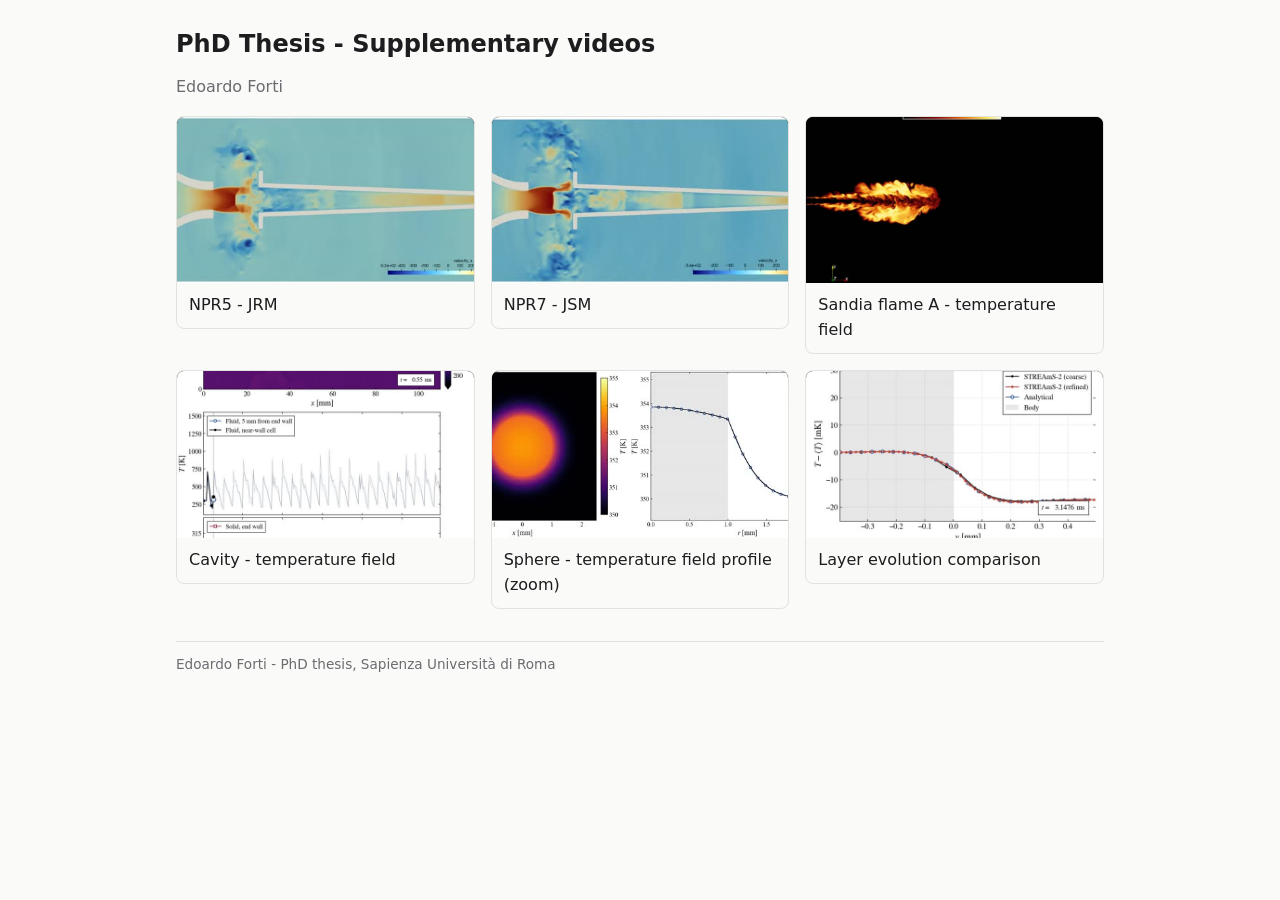
<file: index.html>
<!doctype html>
<html lang="en"><head>
<meta charset="utf-8"><meta name="viewport" content="width=device-width,initial-scale=1">
<title>PhD Thesis - Supplementary videos</title>
<link rel="stylesheet" href="style.css">
</head><body><main>
<header><h1>PhD Thesis - Supplementary videos</h1><p>Edoardo Forti</p></header>
<ul>
<li><a href="npr5-jrm/"><img src="videos/NPR5_JRM.jpg" alt="" loading="lazy"><span>NPR5 - JRM</span></a></li>
<li><a href="npr7-jsm/"><img src="videos/NPR7_JSM.jpg" alt="" loading="lazy"><span>NPR7 - JSM</span></a></li>
<li><a href="sandia-a/"><img src="videos/T_sandia_A.jpg" alt="" loading="lazy"><span>Sandia flame A - temperature field</span></a></li>
<li><a href="cavity/"><img src="videos/T_cavity_fixed.jpg" alt="" loading="lazy"><span>Cavity - temperature field</span></a></li>
<li><a href="sphere/"><img src="videos/sphere_T_field_profile_zoom.jpg" alt="" loading="lazy"><span>Sphere - temperature field profile (zoom)</span></a></li>
<li><a href="layer-evolution/"><img src="videos/compare_layer_evolution.jpg" alt="" loading="lazy"><span>Layer evolution comparison</span></a></li>
</ul>
<footer>Edoardo Forti - PhD thesis, Sapienza Università di Roma</footer>
</main></body></html>
</file>
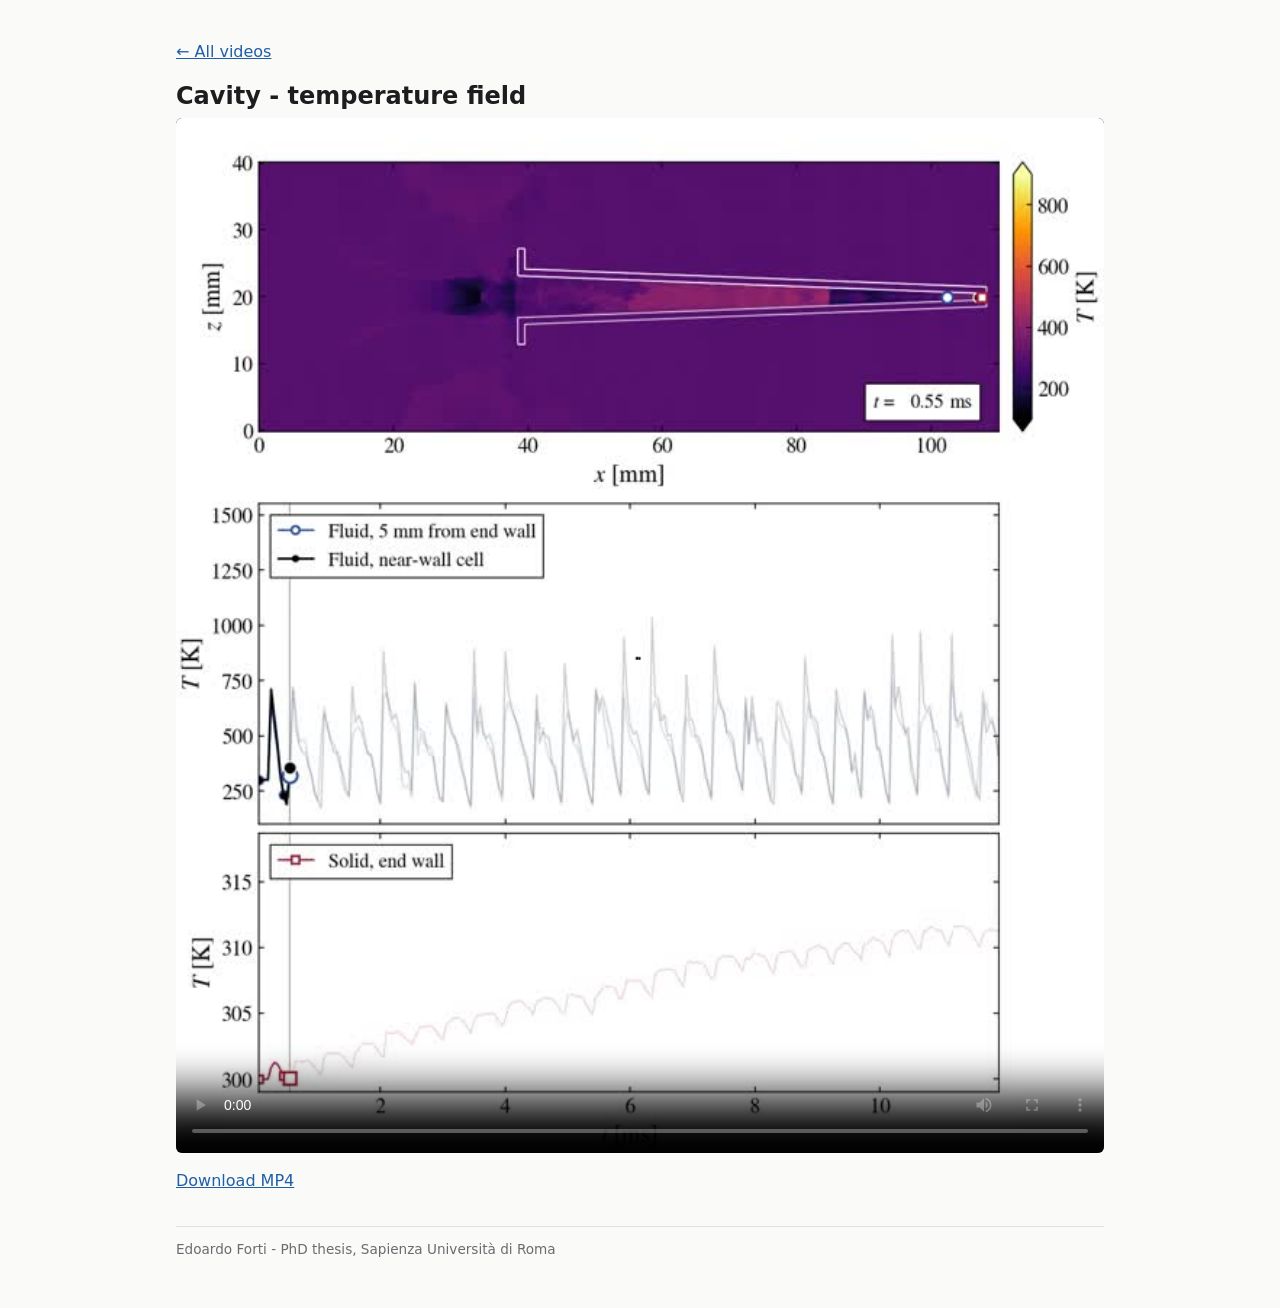
<file: cavity/index.html>
<!doctype html>
<html lang="en"><head>
<meta charset="utf-8"><meta name="viewport" content="width=device-width,initial-scale=1">
<title>Cavity - temperature field</title>
<link rel="stylesheet" href="../style.css">
</head><body><main>
<header><p><a href="../">&larr; All videos</a></p>
<h1>Cavity - temperature field</h1></header>
<video controls playsinline preload="metadata" poster="../videos/T_cavity_fixed.jpg?v=e31a4147">
  <source src="../videos/T_cavity_fixed.mp4?v=68f68b02" type="video/mp4">
  <a href="../videos/T_cavity_fixed.mp4?v=68f68b02">Download the video</a>
</video>

<p><a href="../videos/T_cavity_fixed.mp4?v=68f68b02" download>Download MP4</a></p>
<footer>Edoardo Forti - PhD thesis, Sapienza Università di Roma</footer>
</main></body></html>
</file>
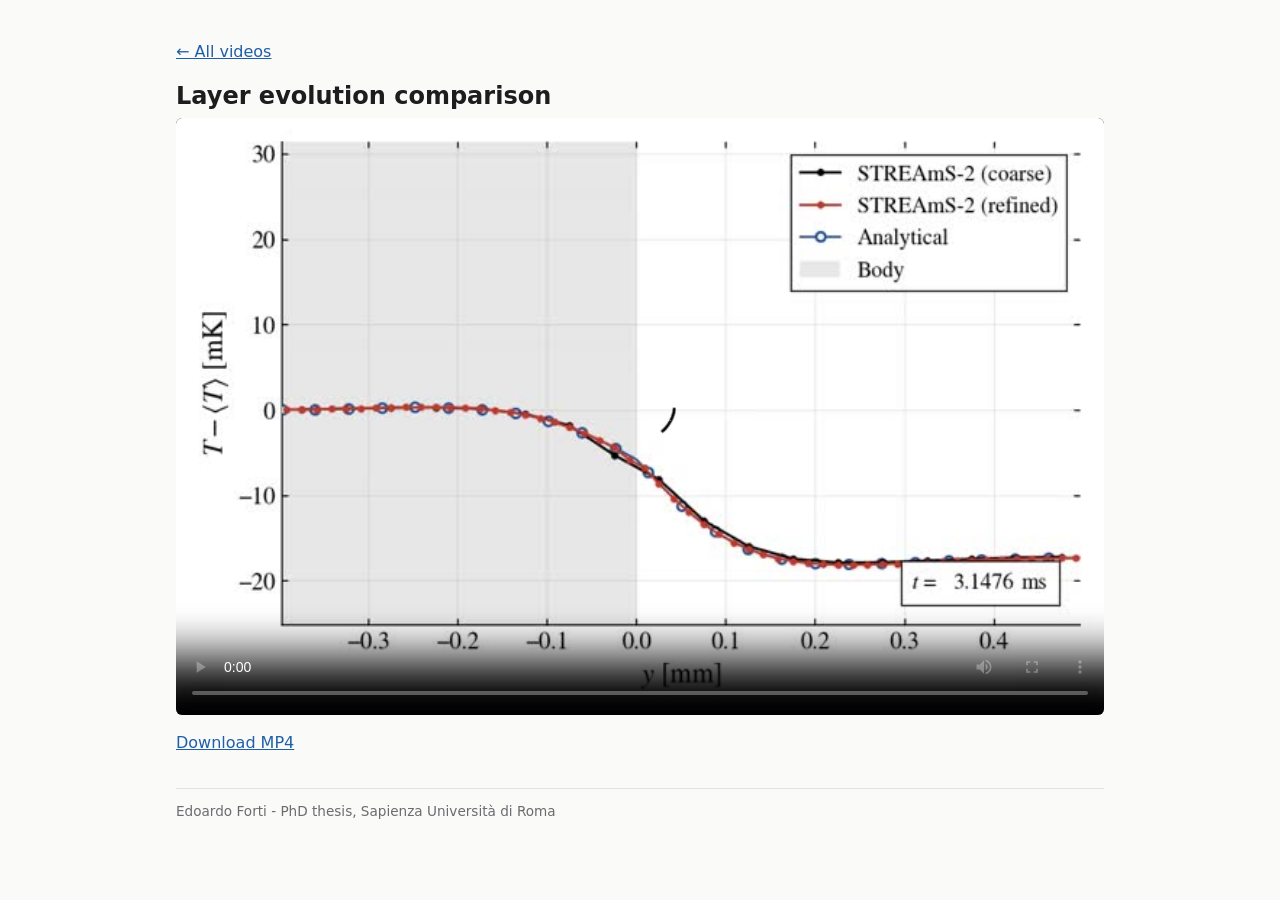
<file: layer-evolution/index.html>
<!doctype html>
<html lang="en"><head>
<meta charset="utf-8"><meta name="viewport" content="width=device-width,initial-scale=1">
<title>Layer evolution comparison</title>
<link rel="stylesheet" href="../style.css">
</head><body><main>
<header><p><a href="../">&larr; All videos</a></p>
<h1>Layer evolution comparison</h1></header>
<video controls playsinline preload="metadata" poster="../videos/compare_layer_evolution.jpg?v=4b94f3ec">
  <source src="../videos/compare_layer_evolution.mp4?v=fa99f90b" type="video/mp4">
  <a href="../videos/compare_layer_evolution.mp4?v=fa99f90b">Download the video</a>
</video>

<p><a href="../videos/compare_layer_evolution.mp4?v=fa99f90b" download>Download MP4</a></p>
<footer>Edoardo Forti - PhD thesis, Sapienza Università di Roma</footer>
</main></body></html>
</file>
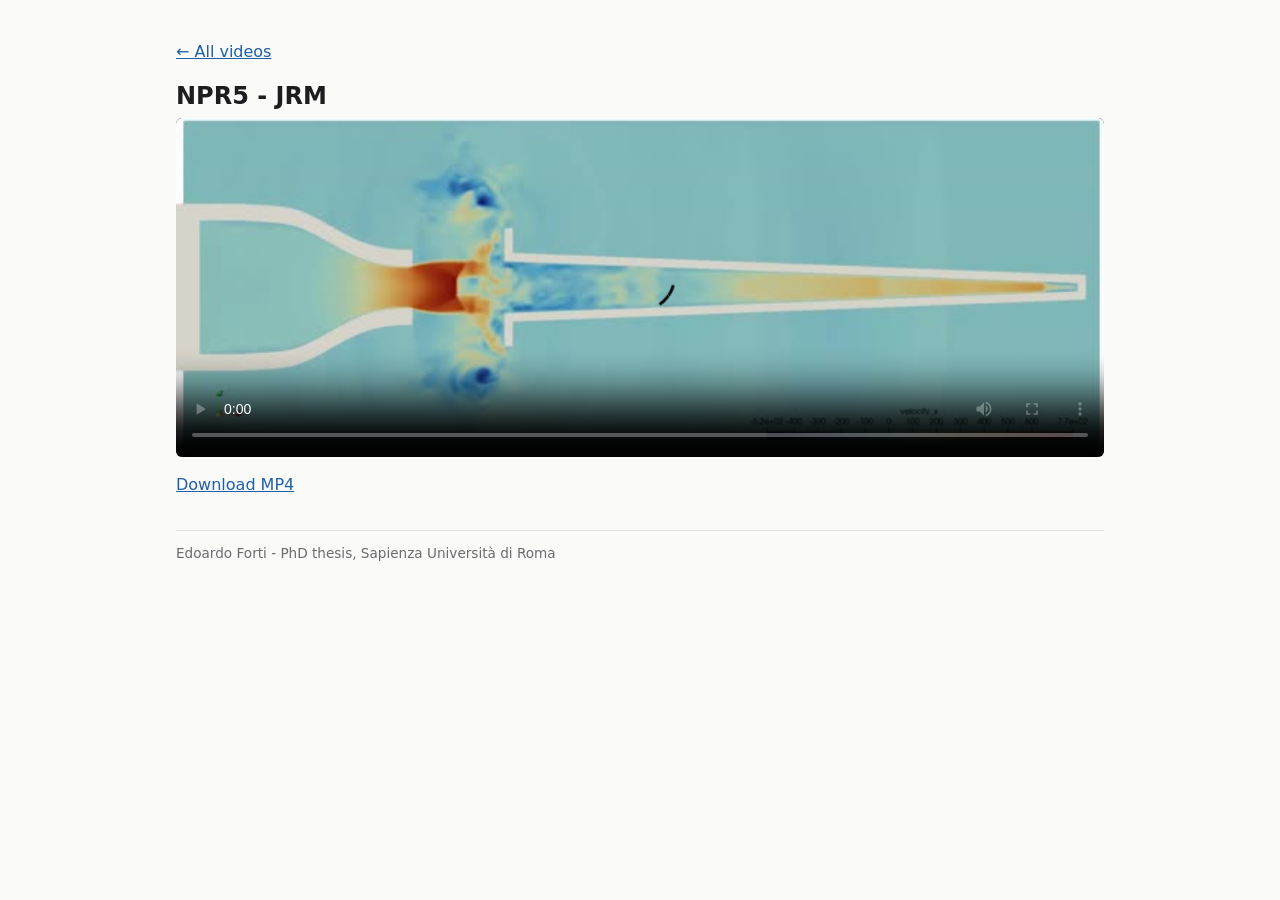
<file: npr5-jrm/index.html>
<!doctype html>
<html lang="en"><head>
<meta charset="utf-8"><meta name="viewport" content="width=device-width,initial-scale=1">
<title>NPR5 - JRM</title>
<link rel="stylesheet" href="../style.css">
</head><body><main>
<header><p><a href="../">&larr; All videos</a></p>
<h1>NPR5 - JRM</h1></header>
<video controls playsinline preload="metadata" poster="../videos/NPR5_JRM.jpg?v=d83bcde0">
  <source src="../videos/NPR5_JRM.mp4?v=fceab059" type="video/mp4">
  <a href="../videos/NPR5_JRM.mp4?v=fceab059">Download the video</a>
</video>

<p><a href="../videos/NPR5_JRM.mp4?v=fceab059" download>Download MP4</a></p>
<footer>Edoardo Forti - PhD thesis, Sapienza Università di Roma</footer>
</main></body></html>
</file>
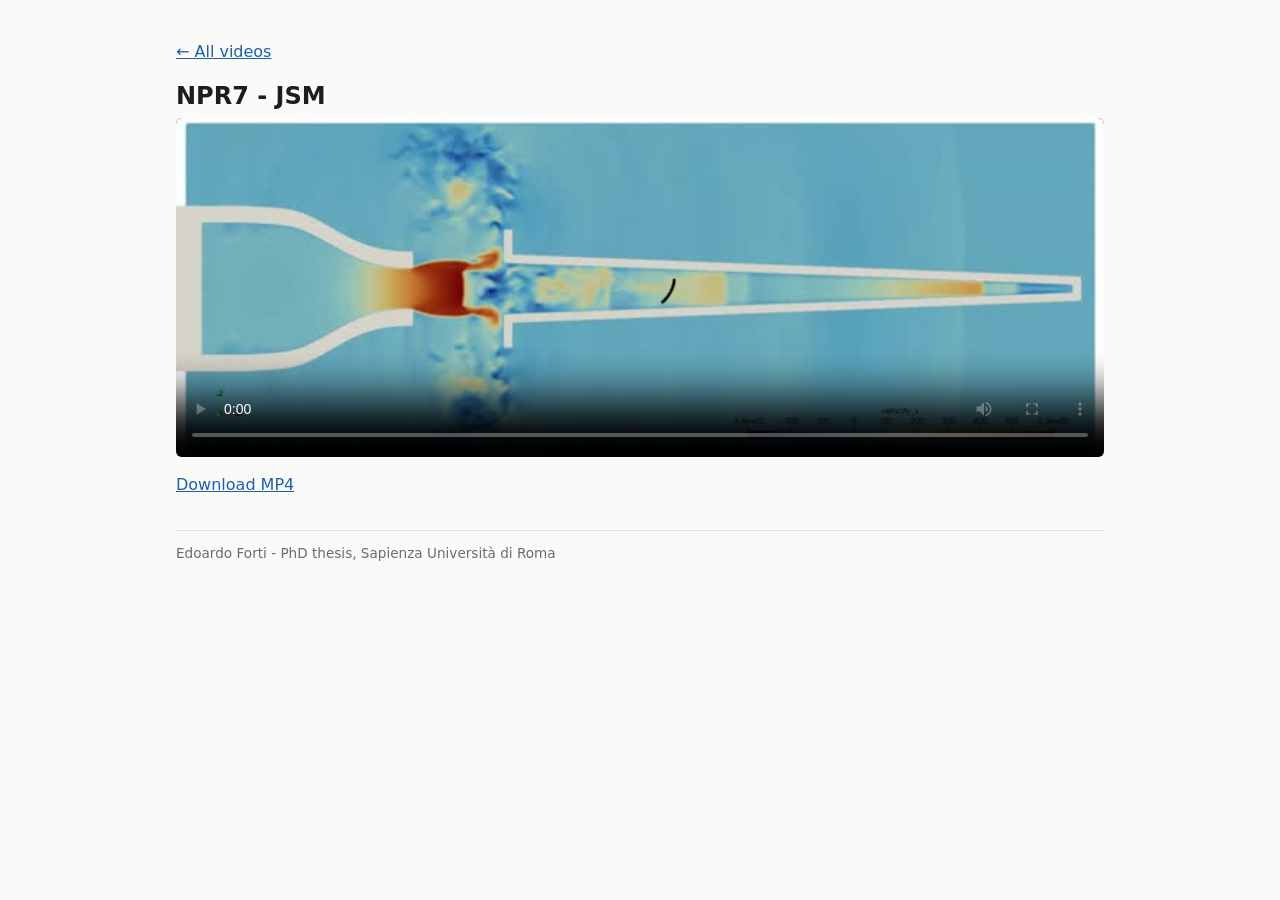
<file: npr7-jsm/index.html>
<!doctype html>
<html lang="en"><head>
<meta charset="utf-8"><meta name="viewport" content="width=device-width,initial-scale=1">
<title>NPR7 - JSM</title>
<link rel="stylesheet" href="../style.css">
</head><body><main>
<header><p><a href="../">&larr; All videos</a></p>
<h1>NPR7 - JSM</h1></header>
<video controls playsinline preload="metadata" poster="../videos/NPR7_JSM.jpg?v=59e21991">
  <source src="../videos/NPR7_JSM.mp4?v=7a3d26d6" type="video/mp4">
  <a href="../videos/NPR7_JSM.mp4?v=7a3d26d6">Download the video</a>
</video>

<p><a href="../videos/NPR7_JSM.mp4?v=7a3d26d6" download>Download MP4</a></p>
<footer>Edoardo Forti - PhD thesis, Sapienza Università di Roma</footer>
</main></body></html>
</file>
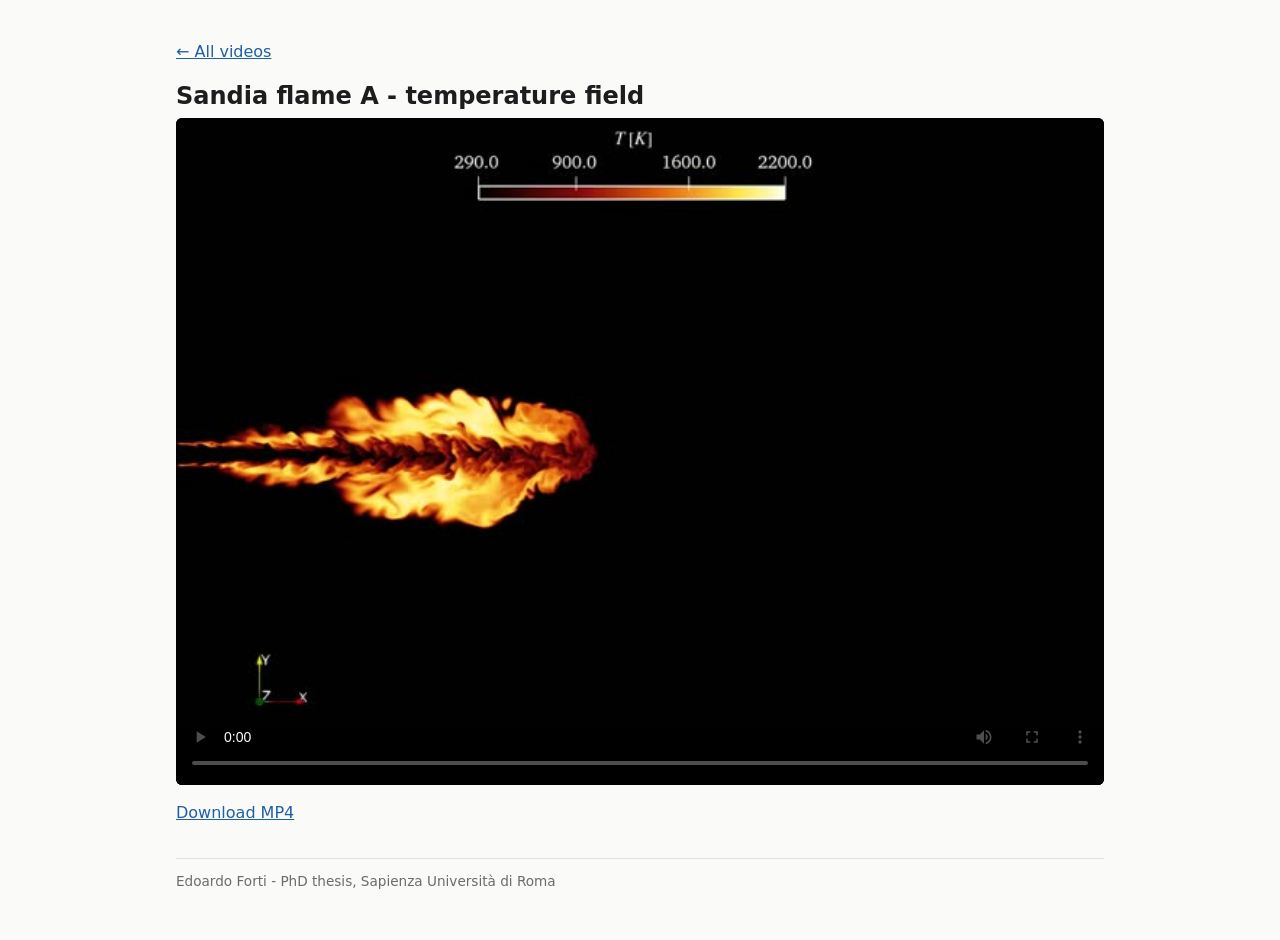
<file: sandia-a/index.html>
<!doctype html>
<html lang="en"><head>
<meta charset="utf-8"><meta name="viewport" content="width=device-width,initial-scale=1">
<title>Sandia flame A - temperature field</title>
<link rel="stylesheet" href="../style.css">
</head><body><main>
<header><p><a href="../">&larr; All videos</a></p>
<h1>Sandia flame A - temperature field</h1></header>
<video controls playsinline preload="metadata" poster="../videos/T_sandia_A.jpg?v=ca91e221">
  <source src="../videos/T_sandia_A.mp4?v=dd62a55e" type="video/mp4">
  <a href="../videos/T_sandia_A.mp4?v=dd62a55e">Download the video</a>
</video>

<p><a href="../videos/T_sandia_A.mp4?v=dd62a55e" download>Download MP4</a></p>
<footer>Edoardo Forti - PhD thesis, Sapienza Università di Roma</footer>
</main></body></html>
</file>
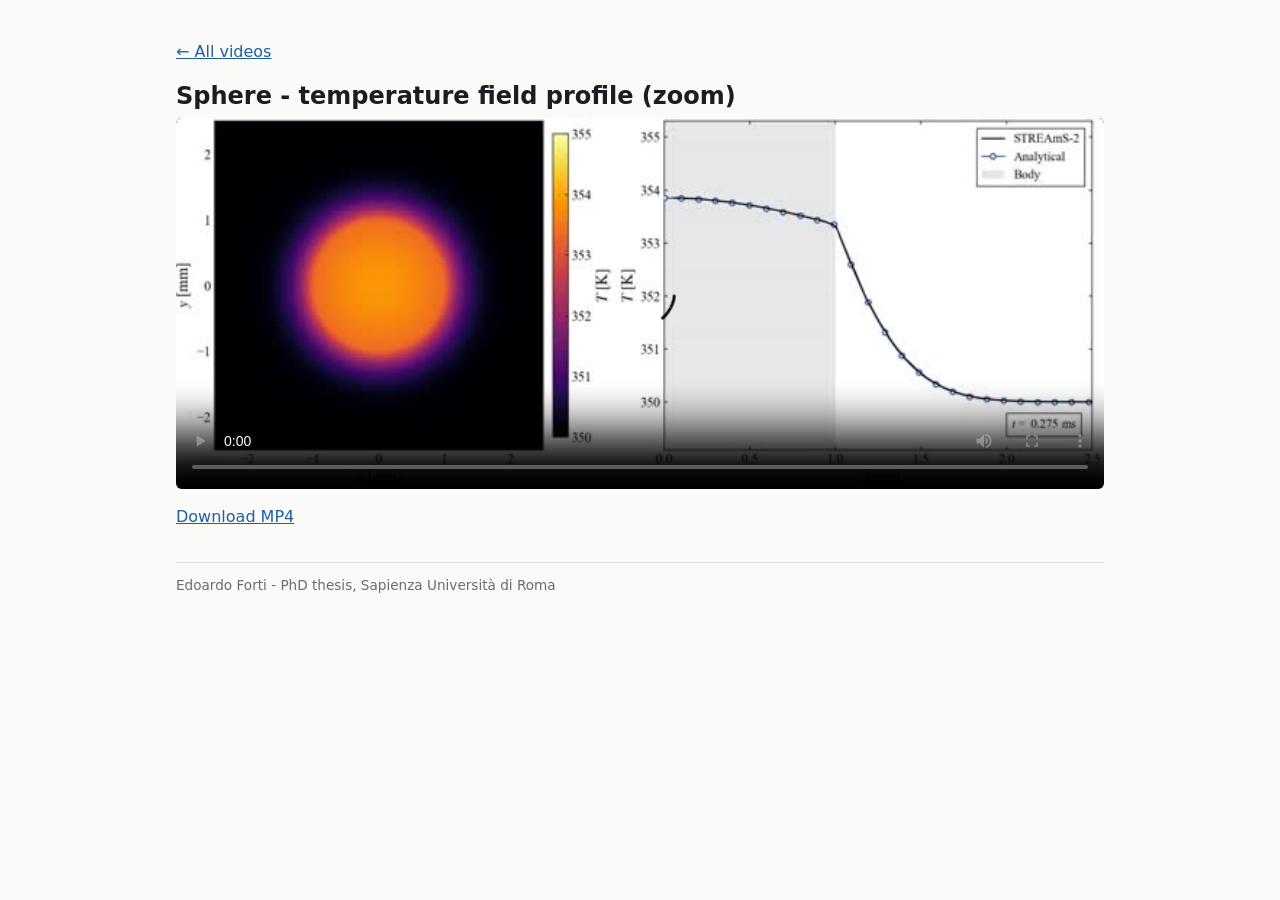
<file: sphere/index.html>
<!doctype html>
<html lang="en"><head>
<meta charset="utf-8"><meta name="viewport" content="width=device-width,initial-scale=1">
<title>Sphere - temperature field profile (zoom)</title>
<link rel="stylesheet" href="../style.css">
</head><body><main>
<header><p><a href="../">&larr; All videos</a></p>
<h1>Sphere - temperature field profile (zoom)</h1></header>
<video controls playsinline preload="metadata" poster="../videos/sphere_T_field_profile_zoom.jpg?v=70bfe8e1">
  <source src="../videos/sphere_T_field_profile_zoom.mp4?v=dc8039e2" type="video/mp4">
  <a href="../videos/sphere_T_field_profile_zoom.mp4?v=dc8039e2">Download the video</a>
</video>

<p><a href="../videos/sphere_T_field_profile_zoom.mp4?v=dc8039e2" download>Download MP4</a></p>
<footer>Edoardo Forti - PhD thesis, Sapienza Università di Roma</footer>
</main></body></html>
</file>
<file: style.css>
:root{--bg:#fafaf8;--fg:#1d1d1f;--muted:#6b6b70;--line:#e2e2de;--accent:#1f5fa8}
@media (prefers-color-scheme:dark){:root{--bg:#141416;--fg:#ececee;--muted:#9a9aa2;--line:#2c2c30;--accent:#7fb0ec}}
*{box-sizing:border-box}
body{margin:0;background:var(--bg);color:var(--fg);font:16px/1.55 system-ui,-apple-system,"Segoe UI",Roboto,sans-serif}
main{max-width:960px;margin:0 auto;padding:24px 16px 48px}
header p,.desc,footer{color:var(--muted)}
h1{font-size:1.5rem;margin:.2em 0 .3em;line-height:1.25}
a{color:var(--accent)}
video{width:100%;height:auto;background:#000;border-radius:6px;display:block}
.desc{margin:1em 0}
ul{list-style:none;padding:0;display:grid;gap:16px;grid-template-columns:repeat(auto-fill,minmax(260px,1fr))}
li a{display:block;text-decoration:none;color:var(--fg);border:1px solid var(--line);border-radius:8px;overflow:hidden}
li img{width:100%;display:block;aspect-ratio:16/9;object-fit:cover;background:#000}
li span{display:block;padding:10px 12px;font-weight:500}
footer{margin-top:32px;font-size:.85rem;border-top:1px solid var(--line);padding-top:12px}
</file>
